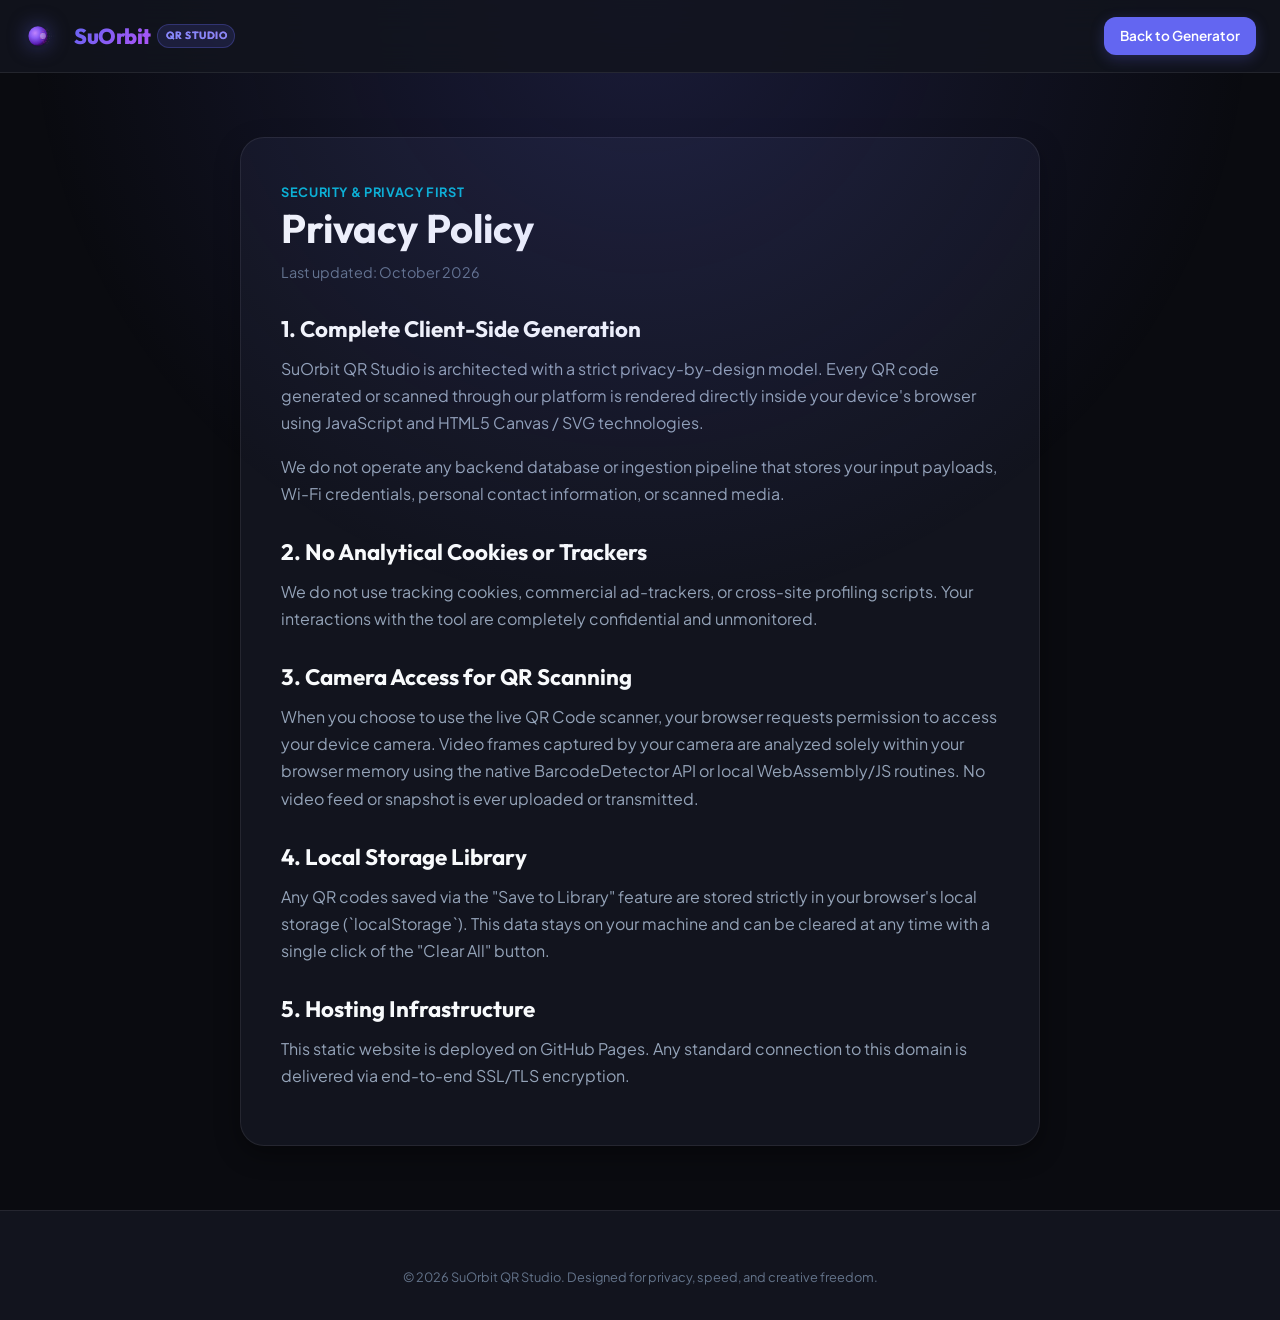
<file: privacy.html>
<!DOCTYPE html>
<html lang="en" data-theme="dark">
<head>
  <meta charset="UTF-8">
  <meta name="viewport" content="width=device-width, initial-scale=1.0">
  <title>Privacy Policy - SuOrbit QR Studio</title>
  <meta name="description" content="SuOrbit QR Studio Privacy Policy. Learn about our 100% client-side, zero-tracking architecture.">
  <link rel="canonical" href="https://suorbit.top/privacy.html">
  <link rel="icon" type="image/svg+xml" href="assets/images/logo.svg">
  <link rel="stylesheet" href="assets/css/style.css">
  <style>
    .legal-content-wrap {
      max-width: 800px;
      margin: 4rem auto;
      padding: 2.5rem;
      background: var(--bg-surface);
      border: 1px solid var(--border);
      border-radius: var(--radius-xl);
      box-shadow: var(--shadow-md);
    }
    .legal-content-wrap h1 {
      font-size: 2.5rem;
      margin-bottom: 0.5rem;
    }
    .legal-content-wrap h2 {
      font-size: 1.4rem;
      margin-top: 2rem;
      margin-bottom: 0.75rem;
      color: var(--text-primary);
    }
    .legal-content-wrap p {
      color: var(--text-secondary);
      margin-bottom: 1rem;
      line-height: 1.7;
    }
    .legal-tag {
      font-size: 0.8rem;
      font-weight: 700;
      color: var(--accent);
      text-transform: uppercase;
      letter-spacing: 0.05em;
    }
  </style>
</head>
<body>
  <header class="site-header">
    <div class="container nav-container">
      <a href="index.html" class="brand-wrapper">
        <img src="assets/images/logo.svg" alt="SuOrbit Logo" class="brand-logo-img">
        <span class="brand-text">SuOrbit <span class="brand-badge">QR STUDIO</span></span>
      </a>
      <div class="nav-actions">
        <a href="index.html" class="btn btn-primary" style="font-size: 0.85rem; padding: 0.5rem 1rem;">Back to Generator</a>
      </div>
    </div>
  </header>

  <main class="container">
    <div class="legal-content-wrap">
      <span class="legal-tag">Security & Privacy First</span>
      <h1>Privacy Policy</h1>
      <p style="color: var(--text-muted); font-size: 0.9rem;">Last updated: October 2026</p>

      <h2>1. Complete Client-Side Generation</h2>
      <p>SuOrbit QR Studio is architected with a strict privacy-by-design model. Every QR code generated or scanned through our platform is rendered directly inside your device's browser using JavaScript and HTML5 Canvas / SVG technologies.</p>
      <p>We do not operate any backend database or ingestion pipeline that stores your input payloads, Wi-Fi credentials, personal contact information, or scanned media.</p>

      <h2>2. No Analytical Cookies or Trackers</h2>
      <p>We do not use tracking cookies, commercial ad-trackers, or cross-site profiling scripts. Your interactions with the tool are completely confidential and unmonitored.</p>

      <h2>3. Camera Access for QR Scanning</h2>
      <p>When you choose to use the live QR Code scanner, your browser requests permission to access your device camera. Video frames captured by your camera are analyzed solely within your browser memory using the native BarcodeDetector API or local WebAssembly/JS routines. No video feed or snapshot is ever uploaded or transmitted.</p>

      <h2>4. Local Storage Library</h2>
      <p>Any QR codes saved via the "Save to Library" feature are stored strictly in your browser's local storage (`localStorage`). This data stays on your machine and can be cleared at any time with a single click of the "Clear All" button.</p>

      <h2>5. Hosting Infrastructure</h2>
      <p>This static website is deployed on GitHub Pages. Any standard connection to this domain is delivered via end-to-end SSL/TLS encryption.</p>
    </div>
  </main>

  <footer class="site-footer">
    <div class="container footer-content">
      <p class="footer-disclaimer">
        &copy; 2026 SuOrbit QR Studio. Designed for privacy, speed, and creative freedom.
      </p>
    </div>
  </footer>
</body>
</html>
</file>
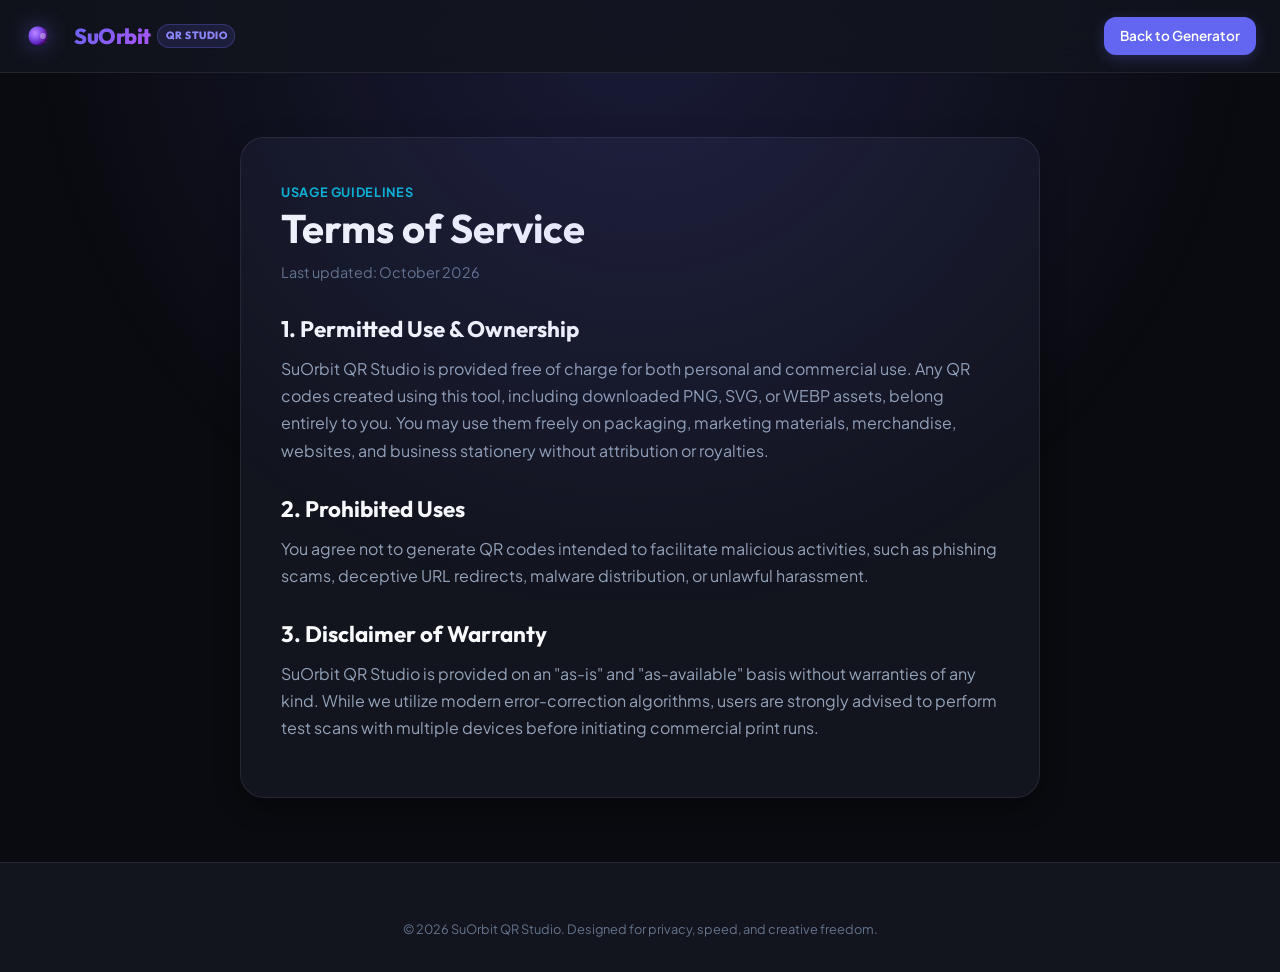
<file: terms.html>
<!DOCTYPE html>
<html lang="en" data-theme="dark">
<head>
  <meta charset="UTF-8">
  <meta name="viewport" content="width=device-width, initial-scale=1.0">
  <title>Terms of Service - SuOrbit QR Studio</title>
  <meta name="description" content="SuOrbit QR Studio Terms of Service. Free, open, and unrestricted QR code generation.">
  <link rel="canonical" href="https://suorbit.top/terms.html">
  <link rel="icon" type="image/svg+xml" href="assets/images/logo.svg">
  <link rel="stylesheet" href="assets/css/style.css">
  <style>
    .legal-content-wrap {
      max-width: 800px;
      margin: 4rem auto;
      padding: 2.5rem;
      background: var(--bg-surface);
      border: 1px solid var(--border);
      border-radius: var(--radius-xl);
      box-shadow: var(--shadow-md);
    }
    .legal-content-wrap h1 {
      font-size: 2.5rem;
      margin-bottom: 0.5rem;
    }
    .legal-content-wrap h2 {
      font-size: 1.4rem;
      margin-top: 2rem;
      margin-bottom: 0.75rem;
      color: var(--text-primary);
    }
    .legal-content-wrap p {
      color: var(--text-secondary);
      margin-bottom: 1rem;
      line-height: 1.7;
    }
    .legal-tag {
      font-size: 0.8rem;
      font-weight: 700;
      color: var(--accent);
      text-transform: uppercase;
      letter-spacing: 0.05em;
    }
  </style>
</head>
<body>
  <header class="site-header">
    <div class="container nav-container">
      <a href="index.html" class="brand-wrapper">
        <img src="assets/images/logo.svg" alt="SuOrbit Logo" class="brand-logo-img">
        <span class="brand-text">SuOrbit <span class="brand-badge">QR STUDIO</span></span>
      </a>
      <div class="nav-actions">
        <a href="index.html" class="btn btn-primary" style="font-size: 0.85rem; padding: 0.5rem 1rem;">Back to Generator</a>
      </div>
    </div>
  </header>

  <main class="container">
    <div class="legal-content-wrap">
      <span class="legal-tag">Usage Guidelines</span>
      <h1>Terms of Service</h1>
      <p style="color: var(--text-muted); font-size: 0.9rem;">Last updated: October 2026</p>

      <h2>1. Permitted Use & Ownership</h2>
      <p>SuOrbit QR Studio is provided free of charge for both personal and commercial use. Any QR codes created using this tool, including downloaded PNG, SVG, or WEBP assets, belong entirely to you. You may use them freely on packaging, marketing materials, merchandise, websites, and business stationery without attribution or royalties.</p>

      <h2>2. Prohibited Uses</h2>
      <p>You agree not to generate QR codes intended to facilitate malicious activities, such as phishing scams, deceptive URL redirects, malware distribution, or unlawful harassment.</p>

      <h2>3. Disclaimer of Warranty</h2>
      <p>SuOrbit QR Studio is provided on an "as-is" and "as-available" basis without warranties of any kind. While we utilize modern error-correction algorithms, users are strongly advised to perform test scans with multiple devices before initiating commercial print runs.</p>
    </div>
  </main>

  <footer class="site-footer">
    <div class="container footer-content">
      <p class="footer-disclaimer">
        &copy; 2026 SuOrbit QR Studio. Designed for privacy, speed, and creative freedom.
      </p>
    </div>
  </footer>
</body>
</html>
</file>
<file: assets/css/style.css>
@import url('https://fonts.googleapis.com/css2?family=Outfit:wght@400;500;600;700;800;900&family=Plus+Jakarta+Sans:wght@400;500;600;700;800&display=swap');

/* ==========================================================================
   Design System & Theme Tokens
   ========================================================================== */
:root {
  /* Fonts */
  --font-display: 'Outfit', -apple-system, BlinkMacSystemFont, 'Segoe UI', Roboto, sans-serif;
  --font-body: 'Plus Jakarta Sans', -apple-system, BlinkMacSystemFont, 'Segoe UI', Roboto, sans-serif;

  /* Color Palette - Dark Mode Default (Sleek Modern Studio) */
  --bg-body: #0a0b10;
  --bg-surface: #12141e;
  --bg-surface-elevated: #1a1c2b;
  --bg-surface-active: #24283b;
  --bg-input: #151724;

  --border: rgba(255, 255, 255, 0.08);
  --border-focus: #6366f1;
  --border-hover: rgba(255, 255, 255, 0.16);

  --text-primary: #f8fafc;
  --text-secondary: #94a3b8;
  --text-muted: #64748b;

  --primary: #6366f1;
  --primary-hover: #4f46e5;
  --primary-glow: rgba(99, 102, 241, 0.25);
  
  --accent: #06b6d4;
  --accent-pink: #ec4899;
  --accent-purple: #8b5cf6;
  
  --success: #10b981;
  --warning: #f59e0b;
  --danger: #ef4444;

  --gradient-brand: linear-gradient(135deg, #6366f1 0%, #a855f7 50%, #ec4899 100%);
  --gradient-glow: radial-gradient(circle at 50% 0%, rgba(99, 102, 241, 0.18), transparent 70%);

  --radius-sm: 8px;
  --radius-md: 12px;
  --radius-lg: 18px;
  --radius-xl: 24px;
  --radius-full: 9999px;

  --shadow-sm: 0 2px 4px rgba(0, 0, 0, 0.3);
  --shadow-md: 0 8px 24px rgba(0, 0, 0, 0.4);
  --shadow-lg: 0 16px 40px rgba(0, 0, 0, 0.6);
  --shadow-glow: 0 0 40px rgba(99, 102, 241, 0.3);

  --transition: all 0.25s cubic-bezier(0.16, 1, 0.3, 1);
  --max-width: 1320px;
}

[data-theme="light"] {
  --bg-body: #f8fafc;
  --bg-surface: #ffffff;
  --bg-surface-elevated: #f1f5f9;
  --bg-surface-active: #e2e8f0;
  --bg-input: #ffffff;

  --border: rgba(15, 23, 42, 0.1);
  --border-focus: #6366f1;
  --border-hover: rgba(15, 23, 42, 0.2);

  --text-primary: #0f172a;
  --text-secondary: #475569;
  --text-muted: #94a3b8;

  --primary: #4f46e5;
  --primary-hover: #4338ca;
  --primary-glow: rgba(79, 70, 229, 0.2);

  --shadow-sm: 0 2px 4px rgba(0, 0, 0, 0.04);
  --shadow-md: 0 8px 24px rgba(0, 0, 0, 0.08);
  --shadow-lg: 0 16px 40px rgba(0, 0, 0, 0.12);
  --shadow-glow: 0 0 30px rgba(99, 102, 241, 0.15);
  
  --gradient-glow: radial-gradient(circle at 50% 0%, rgba(99, 102, 241, 0.12), transparent 70%);
}

/* ==========================================================================
   Global Resets & Base
   ========================================================================== */
*, *::before, *::after {
  box-sizing: border-box;
  margin: 0;
  padding: 0;
}

html {
  scroll-behavior: smooth;
  font-size: 16px;
}

body {
  font-family: var(--font-body);
  background-color: var(--bg-body);
  color: var(--text-primary);
  line-height: 1.6;
  min-height: 100vh;
  display: flex;
  flex-direction: column;
  position: relative;
  overflow-x: hidden;
  transition: background-color 0.3s ease, color 0.3s ease;
}

/* Background Atmosphere Glow */
body::before {
  content: '';
  position: fixed;
  top: 0;
  left: 0;
  right: 0;
  height: 600px;
  background: var(--gradient-glow);
  pointer-events: none;
  z-index: 0;
}

/* Container */
.container {
  width: 100%;
  max-width: var(--max-width);
  margin-left: auto;
  margin-right: auto;
  padding-left: 1.5rem;
  padding-right: 1.5rem;
}

/* Typography */
h1, h2, h3, h4, h5, h6 {
  font-family: var(--font-display);
  font-weight: 700;
  line-height: 1.2;
  color: var(--text-primary);
}

a {
  color: var(--primary);
  text-decoration: none;
  transition: var(--transition);
}

a:hover {
  color: var(--primary-hover);
}

button {
  font-family: inherit;
  cursor: pointer;
  border: none;
  outline: none;
  background: none;
}

input, textarea, select {
  font-family: inherit;
  font-size: 0.95rem;
}

/* ==========================================================================
   Navigation Bar
   ========================================================================== */
.site-header {
  position: sticky;
  top: 0;
  z-index: 100;
  background: rgba(18, 20, 30, 0.85);
  backdrop-filter: blur(16px);
  -webkit-backdrop-filter: blur(16px);
  border-bottom: 1px solid var(--border);
  transition: background-color 0.3s ease;
}

[data-theme="light"] .site-header {
  background: rgba(255, 255, 255, 0.88);
}

.nav-container {
  display: flex;
  align-items: center;
  justify-content: space-between;
  height: 72px;
}

.brand-wrapper {
  display: flex;
  align-items: center;
  gap: 0.75rem;
  text-decoration: none;
}

.brand-logo-img {
  width: 38px;
  height: 38px;
  object-fit: contain;
  filter: drop-shadow(0 0 10px rgba(99, 102, 241, 0.5));
}

.brand-text {
  font-family: var(--font-display);
  font-weight: 800;
  font-size: 1.35rem;
  letter-spacing: -0.02em;
  background: var(--gradient-brand);
  -webkit-background-clip: text;
  -webkit-text-fill-color: transparent;
  display: flex;
  align-items: center;
  gap: 0.4rem;
}

.brand-badge {
  font-size: 0.65rem;
  font-weight: 700;
  padding: 0.15rem 0.45rem;
  background: rgba(99, 102, 241, 0.15);
  color: #818cf8;
  border: 1px solid rgba(99, 102, 241, 0.3);
  border-radius: var(--radius-full);
  text-transform: uppercase;
  letter-spacing: 0.05em;
  -webkit-text-fill-color: #818cf8;
}

.nav-links {
  display: flex;
  align-items: center;
  gap: 1.5rem;
  list-style: none;
}

.nav-link {
  font-size: 0.95rem;
  font-weight: 600;
  color: var(--text-secondary);
  display: flex;
  align-items: center;
  gap: 0.4rem;
  padding: 0.5rem 0.85rem;
  border-radius: var(--radius-md);
  transition: var(--transition);
}

.nav-link:hover,
.nav-link.active {
  color: var(--text-primary);
  background: var(--bg-surface-elevated);
}

.nav-actions {
  display: flex;
  align-items: center;
  gap: 0.75rem;
}

.theme-toggle-btn {
  width: 42px;
  height: 42px;
  border-radius: var(--radius-md);
  background: var(--bg-surface-elevated);
  border: 1px solid var(--border);
  color: var(--text-secondary);
  display: flex;
  align-items: center;
  justify-content: center;
  transition: var(--transition);
}

.theme-toggle-btn:hover {
  color: var(--text-primary);
  background: var(--bg-surface-active);
  border-color: var(--border-hover);
}

/* ==========================================================================
   Hero Section
   ========================================================================== */
.hero-section {
  position: relative;
  z-index: 1;
  padding: 3.5rem 0 2rem;
  text-align: center;
}

.hero-pill {
  display: inline-flex;
  align-items: center;
  gap: 0.5rem;
  padding: 0.35rem 1rem;
  background: rgba(99, 102, 241, 0.1);
  border: 1px solid rgba(99, 102, 241, 0.25);
  border-radius: var(--radius-full);
  font-size: 0.85rem;
  font-weight: 600;
  color: #a5b4fc;
  margin-bottom: 1.25rem;
}

[data-theme="light"] .hero-pill {
  color: #4f46e5;
  background: rgba(79, 70, 229, 0.08);
}

.hero-pill-dot {
  width: 8px;
  height: 8px;
  border-radius: 50%;
  background: #10b981;
  box-shadow: 0 0 10px #10b981;
}

.hero-title {
  font-size: clamp(2.2rem, 5vw, 3.75rem);
  letter-spacing: -0.03em;
  margin-bottom: 1rem;
  font-weight: 900;
}

.hero-title .gradient-text {
  background: var(--gradient-brand);
  -webkit-background-clip: text;
  -webkit-text-fill-color: transparent;
}

.hero-subtitle {
  font-size: 1.15rem;
  color: var(--text-secondary);
  max-width: 680px;
  margin: 0 auto 1.75rem;
}

.hero-features-chips {
  display: flex;
  flex-wrap: wrap;
  align-items: center;
  justify-content: center;
  gap: 0.75rem;
  margin-bottom: 2rem;
}

.feature-chip {
  display: flex;
  align-items: center;
  gap: 0.4rem;
  font-size: 0.85rem;
  font-weight: 600;
  color: var(--text-secondary);
  background: var(--bg-surface);
  border: 1px solid var(--border);
  padding: 0.35rem 0.85rem;
  border-radius: var(--radius-full);
}

.feature-chip svg {
  color: var(--accent);
}

/* ==========================================================================
   Main App Container: Two Columns
   ========================================================================== */
.app-container {
  position: relative;
  z-index: 1;
  margin-bottom: 4rem;
}

.studio-grid {
  display: grid;
  grid-template-columns: 1fr 440px;
  grid-template-areas:
    "config preview"
    "custom preview";
  gap: 1.75rem;
  align-items: start;
}

.config-panel {
  grid-area: config;
}

.preview-sticky-wrap {
  grid-area: preview;
  position: sticky;
  top: 96px;
  z-index: 20;
}

.customization-panel {
  grid-area: custom;
}

/* Card Surface */
.card-panel {
  background: var(--bg-surface);
  border: 1px solid var(--border);
  border-radius: var(--radius-xl);
  padding: 1.75rem;
  box-shadow: var(--shadow-md);
  transition: border-color 0.3s ease;
}

/* ==========================================================================
   Content Types Bar (Tab Selector)
   ========================================================================== */
.type-selector-wrapper {
  margin-bottom: 1.75rem;
}

.section-label {
  font-size: 0.8rem;
  font-weight: 700;
  text-transform: uppercase;
  letter-spacing: 0.08em;
  color: var(--text-muted);
  margin-bottom: 0.75rem;
  display: flex;
  align-items: center;
  gap: 0.5rem;
}

.type-buttons-grid {
  display: grid;
  grid-template-columns: repeat(auto-fill, minmax(100px, 1fr));
  gap: 0.5rem;
}

.type-btn {
  display: flex;
  flex-direction: column;
  align-items: center;
  justify-content: center;
  gap: 0.4rem;
  padding: 0.8rem 0.5rem;
  background: var(--bg-surface-elevated);
  border: 1px solid var(--border);
  border-radius: var(--radius-md);
  color: var(--text-secondary);
  font-size: 0.82rem;
  font-weight: 600;
  transition: var(--transition);
  user-select: none;
}

.type-btn svg {
  width: 22px;
  height: 22px;
  transition: transform 0.2s ease;
}

.type-btn:hover {
  color: var(--text-primary);
  border-color: var(--border-hover);
  background: var(--bg-surface-active);
  transform: translateY(-1px);
}

.type-btn.active {
  background: var(--primary);
  color: #ffffff;
  border-color: var(--primary);
  box-shadow: 0 4px 14px var(--primary-glow);
}

.type-btn.active svg {
  transform: scale(1.1);
}

/* ==========================================================================
   Content Input Forms
   ========================================================================== */
.form-section {
  background: var(--bg-surface-elevated);
  border: 1px solid var(--border);
  border-radius: var(--radius-lg);
  padding: 1.5rem;
  margin-bottom: 1.75rem;
}

.form-group {
  margin-bottom: 1.25rem;
}

.form-group:last-child {
  margin-bottom: 0;
}

.form-label {
  display: block;
  font-size: 0.85rem;
  font-weight: 600;
  color: var(--text-primary);
  margin-bottom: 0.4rem;
}

.form-hint {
  font-size: 0.75rem;
  color: var(--text-muted);
  margin-top: 0.25rem;
}

.input-field {
  width: 100%;
  padding: 0.75rem 1rem;
  background: var(--bg-input);
  border: 1px solid var(--border);
  border-radius: var(--radius-md);
  color: var(--text-primary);
  transition: var(--transition);
}

.input-field:focus {
  outline: none;
  border-color: var(--border-focus);
  box-shadow: 0 0 0 3px var(--primary-glow);
}

textarea.input-field {
  resize: vertical;
  min-height: 90px;
}

/* UPI Verification Status Elements */
.verify-badge {
  display: inline-flex;
  align-items: center;
  gap: 0.35rem;
  font-size: 0.72rem;
  font-weight: 700;
  padding: 0.15rem 0.55rem;
  border-radius: var(--radius-full);
  text-transform: uppercase;
  letter-spacing: 0.04em;
  transition: var(--transition);
}

.verify-badge.loading {
  background: rgba(99, 102, 241, 0.15);
  color: #818cf8;
  border: 1px solid rgba(99, 102, 241, 0.3);
}

.verify-badge.valid {
  background: rgba(16, 185, 129, 0.15);
  color: #10b981;
  border: 1px solid rgba(16, 185, 129, 0.3);
}

.verify-badge.invalid {
  background: rgba(239, 68, 68, 0.15);
  color: #ef4444;
  border: 1px solid rgba(239, 68, 68, 0.3);
}

.field-spinner-icon {
  width: 18px;
  height: 18px;
  border: 2px solid var(--border);
  border-top-color: var(--primary);
  border-radius: 50%;
  animation: spin 0.75s linear infinite;
  display: inline-block;
}

@keyframes spin {
  to { transform: rotate(360deg); }
}

.input-row {
  display: grid;
  grid-template-columns: 1fr 1fr;
  gap: 1rem;
}

@media (max-width: 600px) {
  .input-row {
    grid-template-columns: 1fr;
  }
}

.checkbox-label {
  display: flex;
  align-items: center;
  gap: 0.5rem;
  font-size: 0.85rem;
  font-weight: 500;
  color: var(--text-secondary);
  cursor: pointer;
  user-select: none;
}

.checkbox-label input[type="checkbox"] {
  width: 17px;
  height: 17px;
  accent-color: var(--primary);
  cursor: pointer;
}

/* ==========================================================================
   Customization Tabs & Accordions
   ========================================================================== */
.customization-section {
  margin-top: 1.5rem;
}

.custom-tabs-nav {
  display: flex;
  gap: 0.5rem;
  border-bottom: 1px solid var(--border);
  margin-bottom: 1.5rem;
  overflow-x: auto;
  padding-bottom: 0.5rem;
  scrollbar-width: none;
}

.custom-tabs-nav::-webkit-scrollbar {
  display: none;
}

.tab-nav-btn {
  display: flex;
  align-items: center;
  gap: 0.45rem;
  font-size: 0.88rem;
  font-weight: 600;
  color: var(--text-secondary);
  padding: 0.6rem 1rem;
  border-radius: var(--radius-md);
  white-space: nowrap;
  transition: var(--transition);
}

.tab-nav-btn:hover {
  color: var(--text-primary);
  background: var(--bg-surface-elevated);
}

.tab-nav-btn.active {
  color: var(--text-primary);
  background: var(--bg-surface-elevated);
  border: 1px solid var(--border);
}

.tab-content-panel {
  display: none;
}

.tab-content-panel.active {
  display: block;
  animation: fadeIn 0.3s ease;
}

@keyframes fadeIn {
  from { opacity: 0; transform: translateY(4px); }
  to { opacity: 1; transform: translateY(0); }
}

/* Preset Color Swatches */
.palette-swatches-grid {
  display: flex;
  flex-wrap: wrap;
  gap: 0.5rem;
  margin-bottom: 1.25rem;
}

.palette-btn {
  display: flex;
  align-items: center;
  gap: 0.5rem;
  padding: 0.4rem 0.75rem;
  background: var(--bg-surface-elevated);
  border: 1px solid var(--border);
  border-radius: var(--radius-full);
  font-size: 0.78rem;
  font-weight: 600;
  color: var(--text-secondary);
  cursor: pointer;
  transition: var(--transition);
}

.palette-btn:hover {
  border-color: var(--border-hover);
  color: var(--text-primary);
}

.palette-dot {
  width: 14px;
  height: 14px;
  border-radius: 50%;
  display: inline-block;
  border: 1px solid rgba(255, 255, 255, 0.2);
}

/* Color Pickers Grid */
.color-picker-grid {
  display: grid;
  grid-template-columns: repeat(auto-fit, minmax(180px, 1fr));
  gap: 1rem;
  margin-bottom: 1.25rem;
}

.color-picker-item {
  background: var(--bg-surface-elevated);
  border: 1px solid var(--border);
  border-radius: var(--radius-md);
  padding: 0.75rem 1rem;
  display: flex;
  align-items: center;
  justify-content: space-between;
}

.color-picker-label {
  font-size: 0.82rem;
  font-weight: 600;
  color: var(--text-secondary);
}

.color-input-wrapper {
  display: flex;
  align-items: center;
  gap: 0.5rem;
}

.color-input-wrapper input[type="color"] {
  -webkit-appearance: none;
  -moz-appearance: none;
  appearance: none;
  width: 32px;
  height: 32px;
  border-radius: 50%;
  border: 2px solid var(--border);
  background: none;
  cursor: pointer;
}

.color-input-wrapper input[type="color"]::-webkit-color-swatch-wrapper {
  padding: 0;
}

.color-input-wrapper input[type="color"]::-webkit-color-swatch {
  border: none;
  border-radius: 50%;
}

.color-hex-text {
  font-family: monospace;
  font-size: 0.8rem;
  color: var(--text-muted);
}

/* Shape Selectors */
.shape-selector-group {
  margin-bottom: 1.5rem;
}

.shape-options-grid {
  display: grid;
  grid-template-columns: repeat(auto-fit, minmax(90px, 1fr));
  gap: 0.6rem;
}

.shape-btn {
  display: flex;
  flex-direction: column;
  align-items: center;
  gap: 0.4rem;
  padding: 0.75rem 0.5rem;
  background: var(--bg-surface-elevated);
  border: 1px solid var(--border);
  border-radius: var(--radius-md);
  color: var(--text-secondary);
  font-size: 0.78rem;
  font-weight: 600;
  transition: var(--transition);
}

.shape-btn:hover {
  border-color: var(--border-hover);
  color: var(--text-primary);
}

.shape-btn.active {
  background: rgba(99, 102, 241, 0.15);
  border-color: var(--primary);
  color: var(--text-primary);
}

.shape-icon-preview {
  width: 28px;
  height: 28px;
  display: flex;
  align-items: center;
  justify-content: center;
}

/* Logos & Icons Grid */
.logo-uploader-box {
  border: 2px dashed var(--border);
  border-radius: var(--radius-lg);
  padding: 1.5rem;
  text-align: center;
  cursor: pointer;
  background: var(--bg-surface-elevated);
  transition: var(--transition);
  margin-bottom: 1.25rem;
}

.logo-uploader-box:hover {
  border-color: var(--primary);
  background: rgba(99, 102, 241, 0.05);
}

.logo-presets-grid {
  display: grid;
  grid-template-columns: repeat(auto-fill, minmax(46px, 1fr));
  gap: 0.5rem;
  margin-bottom: 1.25rem;
}

.logo-preset-btn {
  width: 46px;
  height: 46px;
  display: flex;
  align-items: center;
  justify-content: center;
  background: var(--bg-surface-elevated);
  border: 1px solid var(--border);
  border-radius: var(--radius-md);
  color: var(--text-secondary);
  transition: var(--transition);
}

.logo-preset-btn:hover {
  border-color: var(--border-hover);
  color: var(--text-primary);
  transform: translateY(-2px);
}

.logo-preset-btn.active {
  border-color: var(--primary);
  background: rgba(99, 102, 241, 0.2);
  color: var(--primary);
}

.logo-preview-active-bar {
  display: flex;
  align-items: center;
  justify-content: space-between;
  padding: 0.75rem 1rem;
  background: var(--bg-surface-elevated);
  border: 1px solid var(--border);
  border-radius: var(--radius-md);
  margin-bottom: 1.25rem;
}

.current-logo-thumbnail {
  width: 32px;
  height: 32px;
  object-fit: contain;
  border-radius: 4px;
}

/* Frame Selector */
.frame-options-grid {
  display: grid;
  grid-template-columns: repeat(auto-fit, minmax(110px, 1fr));
  gap: 0.75rem;
  margin-bottom: 1.25rem;
}

.frame-btn {
  display: flex;
  flex-direction: column;
  align-items: center;
  gap: 0.5rem;
  padding: 0.85rem 0.5rem;
  background: var(--bg-surface-elevated);
  border: 1px solid var(--border);
  border-radius: var(--radius-md);
  color: var(--text-secondary);
  font-size: 0.8rem;
  font-weight: 600;
  transition: var(--transition);
}

.frame-btn:hover {
  border-color: var(--border-hover);
  color: var(--text-primary);
}

.frame-btn.active {
  border-color: var(--primary);
  background: rgba(99, 102, 241, 0.15);
  color: var(--text-primary);
}

/* Range Sliders */
.slider-group {
  margin-bottom: 1.25rem;
}

.slider-header {
  display: flex;
  justify-content: space-between;
  font-size: 0.82rem;
  font-weight: 600;
  color: var(--text-secondary);
  margin-bottom: 0.4rem;
}

.slider-value {
  color: var(--text-primary);
  font-family: monospace;
}

.range-slider {
  width: 100%;
  height: 6px;
  border-radius: 3px;
  background: var(--bg-surface-elevated);
  accent-color: var(--primary);
  cursor: pointer;
}

/* ==========================================================================
   Live Preview Card (Right Column)
   ========================================================================== */
.preview-sticky-wrap {
  position: sticky;
  top: 96px;
}

.preview-card {
  position: relative;
  background: var(--bg-surface);
  border: 1px solid var(--border);
  border-radius: var(--radius-xl);
  padding: 2rem 1.75rem;
  box-shadow: var(--shadow-lg);
  display: flex;
  flex-direction: column;
  align-items: center;
  overflow: hidden;
}

/* Ambient glow matching QR code colors */
.preview-card-glow {
  position: absolute;
  top: 30%;
  left: 50%;
  transform: translate(-50%, -50%);
  width: 280px;
  height: 280px;
  border-radius: 50%;
  background: radial-gradient(circle, var(--primary-glow) 0%, transparent 70%);
  filter: blur(40px);
  pointer-events: none;
  z-index: 0;
  opacity: 0.8;
  transition: all 0.4s ease;
}

.preview-stage {
  position: relative;
  z-index: 1;
  width: 100%;
  display: flex;
  justify-content: center;
  align-items: center;
  padding: 1.5rem 0;
}

/* QR Code Container & Frame Wrappers */
.qr-frame-wrapper {
  position: relative;
  display: flex;
  flex-direction: column;
  align-items: center;
  padding: 16px;
  background: #ffffff;
  border-radius: 20px;
  box-shadow: 0 12px 36px rgba(0, 0, 0, 0.15);
  transition: all 0.3s ease;
  max-width: 100%;
}

.qr-frame-wrapper.frame-none {
  padding: 12px;
  background: #ffffff;
}

.qr-frame-wrapper.frame-badge-bottom {
  padding: 16px 16px 20px 16px;
}

.qr-frame-wrapper.frame-polaroid {
  padding: 16px 16px 48px 16px;
  border: 1px solid rgba(0, 0, 0, 0.08);
}

.frame-text-badge {
  display: none;
  font-family: var(--font-display);
  font-weight: 800;
  font-size: 0.95rem;
  letter-spacing: 0.04em;
  text-transform: uppercase;
  margin-top: 10px;
  color: #0f172a;
}

.frame-badge-bottom .frame-text-badge,
.frame-polaroid .frame-text-badge {
  display: block;
}

.qr-canvas-holder {
  display: flex;
  align-items: center;
  justify-content: center;
  max-width: 100%;
}

.qr-canvas-holder canvas,
.qr-canvas-holder svg {
  max-width: 100% !important;
  height: auto !important;
  border-radius: 8px;
}

/* Quick Specs */
.preview-specs-chips {
  position: relative;
  z-index: 1;
  display: flex;
  gap: 0.5rem;
  margin-top: 0.5rem;
  margin-bottom: 1.5rem;
}

.spec-badge {
  font-size: 0.72rem;
  font-weight: 600;
  padding: 0.2rem 0.6rem;
  background: var(--bg-surface-elevated);
  border: 1px solid var(--border);
  border-radius: var(--radius-full);
  color: var(--text-muted);
}

/* Action Buttons */
.download-actions-grid {
  position: relative;
  z-index: 1;
  width: 100%;
  display: grid;
  grid-template-columns: 1fr 1fr;
  gap: 0.75rem;
  margin-bottom: 0.75rem;
}

.btn {
  display: inline-flex;
  align-items: center;
  justify-content: center;
  gap: 0.5rem;
  padding: 0.75rem 1.25rem;
  border-radius: var(--radius-md);
  font-weight: 600;
  font-size: 0.9rem;
  transition: var(--transition);
  cursor: pointer;
  user-select: none;
}

.btn-primary {
  background: var(--primary);
  color: #ffffff;
  box-shadow: 0 4px 14px var(--primary-glow);
}

.btn-primary:hover {
  background: var(--primary-hover);
  transform: translateY(-1px);
  box-shadow: 0 6px 20px var(--primary-glow);
}

.btn-secondary {
  background: var(--bg-surface-elevated);
  border: 1px solid var(--border);
  color: var(--text-primary);
}

.btn-secondary:hover {
  background: var(--bg-surface-active);
  border-color: var(--border-hover);
  transform: translateY(-1px);
}

.secondary-actions-bar {
  position: relative;
  z-index: 1;
  width: 100%;
  display: flex;
  gap: 0.5rem;
}

.secondary-actions-bar .btn {
  flex: 1;
  font-size: 0.82rem;
  padding: 0.6rem 0.5rem;
}

/* ==========================================================================
   Style Presets Section
   ========================================================================== */
.presets-section {
  position: relative;
  z-index: 1;
  margin-bottom: 4rem;
}

.presets-grid {
  display: grid;
  grid-template-columns: repeat(auto-fit, minmax(180px, 1fr));
  gap: 1rem;
}

.preset-card {
  background: var(--bg-surface);
  border: 1px solid var(--border);
  border-radius: var(--radius-lg);
  padding: 1.25rem;
  text-align: center;
  cursor: pointer;
  transition: var(--transition);
}

.preset-card:hover {
  transform: translateY(-3px);
  border-color: var(--primary);
  box-shadow: var(--shadow-md);
}

.preset-preview-mini {
  width: 70px;
  height: 70px;
  border-radius: 12px;
  margin: 0 auto 0.75rem;
  display: flex;
  align-items: center;
  justify-content: center;
  box-shadow: 0 4px 12px rgba(0, 0, 0, 0.2);
}

.preset-title {
  font-size: 0.9rem;
  font-weight: 700;
  margin-bottom: 0.25rem;
}

.preset-desc {
  font-size: 0.75rem;
  color: var(--text-muted);
}

/* ==========================================================================
   QR Scanner Modal / Section
   ========================================================================== */
.scanner-container {
  display: grid;
  grid-template-columns: 1fr 1fr;
  gap: 2rem;
}

@media (max-width: 768px) {
  .scanner-container {
    grid-template-columns: 1fr;
  }
}

.scanner-dropzone {
  border: 2px dashed var(--border);
  border-radius: var(--radius-xl);
  padding: 3rem 2rem;
  text-align: center;
  cursor: pointer;
  background: var(--bg-surface-elevated);
  transition: var(--transition);
  display: flex;
  flex-direction: column;
  align-items: center;
  justify-content: center;
  gap: 1rem;
}

.scanner-dropzone:hover {
  border-color: var(--primary);
  background: rgba(99, 102, 241, 0.05);
}

.camera-scanner-wrapper {
  background: #000000;
  border-radius: var(--radius-xl);
  overflow: hidden;
  position: relative;
  aspect-ratio: 4/3;
  display: flex;
  align-items: center;
  justify-content: center;
}

#camera-video {
  width: 100%;
  height: 100%;
  object-fit: cover;
}

.camera-guide-overlay {
  position: absolute;
  width: 200px;
  height: 200px;
  border: 2px solid var(--primary);
  border-radius: 16px;
  box-shadow: 0 0 0 9999px rgba(0, 0, 0, 0.5);
  pointer-events: none;
}

.camera-guide-overlay::after {
  content: '';
  position: absolute;
  top: 0;
  left: 0;
  right: 0;
  height: 2px;
  background: var(--accent);
  box-shadow: 0 0 8px var(--accent);
  animation: laserScan 2s linear infinite alternate;
}

@keyframes laserScan {
  0% { transform: translateY(0); }
  100% { transform: translateY(198px); }
}

.scan-result-card {
  background: var(--bg-surface-elevated);
  border: 1px solid var(--border);
  border-radius: var(--radius-lg);
  padding: 1.5rem;
  margin-top: 1.5rem;
  display: none;
}

.scan-result-card.active {
  display: block;
}

.scan-result-text {
  background: var(--bg-surface);
  border: 1px solid var(--border);
  border-radius: var(--radius-md);
  padding: 1rem;
  font-family: monospace;
  font-size: 0.9rem;
  word-break: break-all;
  margin: 0.75rem 0 1rem;
  max-height: 140px;
  overflow-y: auto;
}

/* ==========================================================================
   Saved History Section
   ========================================================================== */
.history-section {
  position: relative;
  z-index: 1;
  margin-bottom: 4rem;
}

.history-header-bar {
  display: flex;
  align-items: center;
  justify-content: space-between;
  margin-bottom: 1.5rem;
}

.history-grid {
  display: grid;
  grid-template-columns: repeat(auto-fill, minmax(260px, 1fr));
  gap: 1.25rem;
}

.history-card {
  background: var(--bg-surface);
  border: 1px solid var(--border);
  border-radius: var(--radius-lg);
  padding: 1.25rem;
  display: flex;
  align-items: center;
  gap: 1rem;
  transition: var(--transition);
}

.history-card:hover {
  border-color: var(--border-hover);
  transform: translateY(-2px);
  box-shadow: var(--shadow-sm);
}

.history-card-thumb {
  width: 60px;
  height: 60px;
  border-radius: 8px;
  background: #ffffff;
  padding: 4px;
  display: flex;
  align-items: center;
  justify-content: center;
  flex-shrink: 0;
}

.history-card-thumb img {
  width: 100%;
  height: 100%;
  object-fit: contain;
}

.history-card-body {
  flex: 1;
  min-width: 0;
}

.history-card-title {
  font-size: 0.88rem;
  font-weight: 700;
  white-space: nowrap;
  overflow: hidden;
  text-overflow: ellipsis;
}

.history-card-subtitle {
  font-size: 0.75rem;
  color: var(--text-muted);
  white-space: nowrap;
  overflow: hidden;
  text-overflow: ellipsis;
}

.history-card-actions {
  display: flex;
  gap: 0.4rem;
  margin-top: 0.4rem;
}

.history-btn-mini {
  padding: 0.25rem 0.5rem;
  font-size: 0.72rem;
  font-weight: 600;
  border-radius: 4px;
  background: var(--bg-surface-elevated);
  color: var(--text-secondary);
  border: 1px solid var(--border);
  transition: var(--transition);
}

.history-btn-mini:hover {
  background: var(--bg-surface-active);
  color: var(--text-primary);
}

.history-empty-placeholder {
  text-align: center;
  padding: 3rem 1rem;
  color: var(--text-muted);
  grid-column: 1 / -1;
  background: var(--bg-surface);
  border: 1px dashed var(--border);
  border-radius: var(--radius-xl);
}

/* ==========================================================================
   Features / Educational FAQ
   ========================================================================== */
.features-section {
  position: relative;
  z-index: 1;
  padding: 4rem 0;
  border-top: 1px solid var(--border);
}

.section-head-centered {
  text-align: center;
  max-width: 640px;
  margin: 0 auto 3rem;
}

.section-head-centered h2 {
  font-size: 2.2rem;
  margin-bottom: 0.5rem;
}

.features-grid {
  display: grid;
  grid-template-columns: repeat(auto-fit, minmax(280px, 1fr));
  gap: 1.5rem;
}

.feature-box {
  background: var(--bg-surface);
  border: 1px solid var(--border);
  border-radius: var(--radius-xl);
  padding: 2rem;
  transition: var(--transition);
}

.feature-box:hover {
  border-color: var(--border-hover);
  transform: translateY(-3px);
  box-shadow: var(--shadow-md);
}

.feature-icon-wrapper {
  width: 48px;
  height: 48px;
  border-radius: var(--radius-md);
  background: rgba(99, 102, 241, 0.1);
  color: var(--primary);
  display: flex;
  align-items: center;
  justify-content: center;
  margin-bottom: 1.25rem;
}

.feature-box h3 {
  font-size: 1.15rem;
  margin-bottom: 0.5rem;
}

.feature-box p {
  font-size: 0.9rem;
  color: var(--text-secondary);
}

/* FAQ Accordion */
.faq-section {
  position: relative;
  z-index: 1;
  padding: 2rem 0 5rem;
}

.faq-list {
  max-width: 800px;
  margin: 0 auto;
}

.faq-item {
  background: var(--bg-surface);
  border: 1px solid var(--border);
  border-radius: var(--radius-lg);
  margin-bottom: 1rem;
  overflow: hidden;
  transition: var(--transition);
}

.faq-question {
  width: 100%;
  padding: 1.25rem 1.5rem;
  display: flex;
  align-items: center;
  justify-content: space-between;
  font-family: var(--font-display);
  font-weight: 700;
  font-size: 1.05rem;
  color: var(--text-primary);
  text-align: left;
}

.faq-arrow {
  transition: transform 0.25s ease;
}

.faq-item.active .faq-arrow {
  transform: rotate(180deg);
}

.faq-answer {
  display: none;
  padding: 0 1.5rem 1.25rem;
  color: var(--text-secondary);
  font-size: 0.92rem;
}

.faq-item.active .faq-answer {
  display: block;
}

/* ==========================================================================
   Footer
   ========================================================================== */
.site-footer {
  position: relative;
  z-index: 1;
  background: var(--bg-surface);
  border-top: 1px solid var(--border);
  padding: 3.5rem 0 2rem;
  margin-top: auto;
}

.footer-content {
  display: flex;
  flex-direction: column;
  align-items: center;
  text-align: center;
  gap: 1.5rem;
}

.footer-links {
  display: flex;
  gap: 2rem;
  list-style: none;
}

.footer-links a {
  color: var(--text-secondary);
  font-size: 0.9rem;
}

.footer-links a:hover {
  color: var(--text-primary);
}

.footer-disclaimer {
  font-size: 0.8rem;
  color: var(--text-muted);
}

/* ==========================================================================
   Toast Notifications
   ========================================================================== */
.toast-container {
  position: fixed;
  bottom: 2rem;
  right: 2rem;
  z-index: 9999;
  display: flex;
  flex-direction: column;
  gap: 0.75rem;
  pointer-events: none;
}

.toast {
  pointer-events: auto;
  display: flex;
  align-items: center;
  gap: 0.75rem;
  padding: 0.85rem 1.25rem;
  background: var(--bg-surface-elevated);
  border: 1px solid var(--border);
  box-shadow: var(--shadow-lg);
  border-radius: var(--radius-md);
  color: var(--text-primary);
  font-size: 0.88rem;
  font-weight: 600;
  animation: toastSlideIn 0.3s cubic-bezier(0.16, 1, 0.3, 1) forwards;
}

@keyframes toastSlideIn {
  from { transform: translateX(100%); opacity: 0; }
  to { transform: translateX(0); opacity: 1; }
}

.toast.toast-success {
  border-left: 4px solid var(--success);
}

.toast.toast-error {
  border-left: 4px solid var(--danger);
}

/* ==========================================================================
   Frame Enhancements
   ========================================================================== */
.qr-frame-wrapper.frame-badge-top {
  padding: 22px 16px 16px 16px;
}

.qr-frame-wrapper.frame-badge-top .frame-text-badge {
  display: block;
  order: -1;
  margin-top: 0;
  margin-bottom: 10px;
}

.qr-frame-wrapper.frame-bubble {
  padding: 16px 16px 22px 16px;
  border-radius: 24px;
}

.qr-frame-wrapper.frame-bubble .frame-text-badge {
  display: block;
  background: var(--primary);
  color: #ffffff;
  padding: 4px 14px;
  border-radius: var(--radius-full);
  font-size: 0.8rem;
  box-shadow: 0 4px 12px var(--primary-glow);
}

.qr-frame-wrapper.frame-phone {
  border: 4px solid #1e293b;
  border-radius: 28px;
  padding: 24px 16px 20px 16px;
  position: relative;
}

.qr-frame-wrapper.frame-phone::before {
  content: '';
  position: absolute;
  top: 8px;
  left: 50%;
  transform: translateX(-50%);
  width: 50px;
  height: 5px;
  border-radius: 3px;
  background: #334155;
}

/* ==========================================================================
   Interactive Phone Scanner Simulator Modal
   ========================================================================== */
.modal-overlay {
  position: fixed;
  inset: 0;
  background: rgba(0, 0, 0, 0.75);
  backdrop-filter: blur(8px);
  -webkit-backdrop-filter: blur(8px);
  z-index: 1000;
  display: none;
  align-items: center;
  justify-content: center;
  padding: 1rem;
}

.modal-overlay.active {
  display: flex;
  animation: modalFade 0.25s ease;
}

@keyframes modalFade {
  from { opacity: 0; }
  to { opacity: 1; }
}

.phone-simulator-chassis {
  width: 320px;
  height: 600px;
  background: #000000;
  border-radius: 44px;
  border: 4px solid #334155;
  box-shadow: 0 25px 60px rgba(0, 0, 0, 0.8), 0 0 40px rgba(99, 102, 241, 0.2);
  position: relative;
  overflow: hidden;
  display: flex;
  flex-direction: column;
}

.iphone-notch {
  position: absolute;
  top: 10px;
  left: 50%;
  transform: translateX(-50%);
  width: 90px;
  height: 24px;
  background: #111;
  border-radius: 20px;
  z-index: 10;
}

.camera-viewfinder-bg {
  flex: 1;
  background: radial-gradient(circle at 50% 50%, #1e293b 0%, #090d16 100%);
  position: relative;
  display: flex;
  flex-direction: column;
  align-items: center;
  justify-content: center;
  padding: 20px;
}

.simulator-qr-target {
  width: 170px;
  height: 170px;
  background: #ffffff;
  border-radius: 12px;
  padding: 8px;
  position: relative;
  box-shadow: 0 8px 24px rgba(0, 0, 0, 0.5);
  display: flex;
  align-items: center;
  justify-content: center;
}

.simulator-qr-target img,
.simulator-qr-target canvas {
  width: 100% !important;
  height: 100% !important;
  object-fit: contain;
}

.sim-scanner-corners {
  position: absolute;
  inset: -10px;
  border: 2px dashed rgba(255, 255, 255, 0.4);
  border-radius: 18px;
  pointer-events: none;
}

.sim-laser-beam {
  position: absolute;
  top: 0;
  left: 0;
  right: 0;
  height: 2px;
  background: #06b6d4;
  box-shadow: 0 0 10px #06b6d4;
  animation: laserSweep 2s ease-in-out infinite alternate;
}

@keyframes laserSweep {
  0% { transform: translateY(0); }
  100% { transform: translateY(170px); }
}

.ios-camera-banner {
  position: absolute;
  top: 48px;
  left: 14px;
  right: 14px;
  background: rgba(255, 255, 255, 0.92);
  backdrop-filter: blur(12px);
  border-radius: 18px;
  padding: 12px 14px;
  box-shadow: 0 10px 25px rgba(0, 0, 0, 0.3);
  z-index: 20;
  animation: dropBanner 0.4s cubic-bezier(0.16, 1, 0.3, 1);
  color: #0f172a;
}

@keyframes dropBanner {
  from { transform: translateY(-40px); opacity: 0; }
  to { transform: translateY(0); opacity: 1; }
}

.banner-header {
  display: flex;
  align-items: center;
  gap: 0.4rem;
  font-size: 0.72rem;
  font-weight: 700;
  color: #475569;
  text-transform: uppercase;
  margin-bottom: 2px;
}

.banner-title {
  font-size: 0.88rem;
  font-weight: 700;
  color: #0284c7;
  white-space: nowrap;
  overflow: hidden;
  text-overflow: ellipsis;
  cursor: pointer;
}

/* ==========================================================================
   Sticker Print Sheet Studio
   ========================================================================== */
.print-sheet-modal-body {
  background: var(--bg-surface);
  border: 1px solid var(--border);
  border-radius: var(--radius-xl);
  max-width: 880px;
  width: 100%;
  max-height: 90vh;
  overflow-y: auto;
  padding: 2rem;
  box-shadow: var(--shadow-lg);
}

.print-sheet-preview-a4 {
  background: #ffffff;
  color: #000000;
  padding: 24px;
  border-radius: 8px;
  box-shadow: 0 8px 30px rgba(0, 0, 0, 0.2);
  margin: 1.5rem 0;
  min-height: 480px;
}

.sticker-grid-layout {
  display: grid;
  gap: 16px;
}

.sticker-grid-layout.grid-2x3 {
  grid-template-columns: repeat(2, 1fr);
}

.sticker-grid-layout.grid-3x4 {
  grid-template-columns: repeat(3, 1fr);
}

.sticker-grid-layout.grid-4x6 {
  grid-template-columns: repeat(4, 1fr);
}

.sticker-tile {
  border: 1px dashed #cbd5e1;
  padding: 12px;
  border-radius: 8px;
  display: flex;
  flex-direction: column;
  align-items: center;
  justify-content: center;
  text-align: center;
}

.sticker-tile img {
  max-width: 110px;
  height: auto;
}

.sticker-tile-caption {
  font-family: var(--font-display);
  font-weight: 800;
  font-size: 0.75rem;
  color: #0f172a;
  margin-top: 6px;
}

/* ==========================================================================
   Batch / Bulk QR Generator
   ========================================================================== */
.batch-section {
  position: relative;
  z-index: 1;
  margin-bottom: 4rem;
}

.batch-box {
  background: var(--bg-surface);
  border: 1px solid var(--border);
  border-radius: var(--radius-xl);
  padding: 2.25rem;
  box-shadow: var(--shadow-md);
}

.batch-results-grid {
  display: grid;
  grid-template-columns: repeat(auto-fill, minmax(130px, 1fr));
  gap: 1rem;
  margin-top: 1.5rem;
  max-height: 400px;
  overflow-y: auto;
  padding: 1rem;
  background: var(--bg-surface-elevated);
  border-radius: var(--radius-lg);
}

.batch-thumb-item {
  background: #ffffff;
  padding: 8px;
  border-radius: 8px;
  display: flex;
  flex-direction: column;
  align-items: center;
  text-align: center;
  box-shadow: 0 2px 6px rgba(0, 0, 0, 0.1);
}

.batch-thumb-item img {
  width: 90px;
  height: 90px;
  object-fit: contain;
}

.batch-thumb-title {
  font-size: 0.68rem;
  font-weight: 600;
  color: #334155;
  margin-top: 4px;
  white-space: nowrap;
  overflow: hidden;
  text-overflow: ellipsis;
  max-width: 100px;
}

/* ==========================================================================
   Comprehensive Mobile & Tablet Responsive Architecture
   ========================================================================== */

/* Global Overflow Protection */
html, body {
  overflow-x: hidden;
  max-width: 100vw;
  width: 100%;
}

/* Tablet & Mobile Screens (<= 1024px) */
@media (max-width: 1024px) {
  .studio-grid {
    display: flex;
    flex-direction: column;
    gap: 1.25rem;
  }

  .config-panel {
    order: 1;
    width: 100%;
  }

  .preview-sticky-wrap {
    order: 2;
    width: 100%;
    position: relative;
    top: 0;
    margin: 0;
  }

  .customization-panel {
    order: 3;
    width: 100%;
  }

  /* Single-Row Horizontal Pill Carousel for Content Types */
  .type-buttons-grid {
    display: flex;
    overflow-x: auto;
    -webkit-overflow-scrolling: touch;
    scrollbar-width: none;
    gap: 0.5rem;
    padding: 4px 2px 8px 2px;
    margin: 0 -0.5rem;
    padding-left: 0.5rem;
    padding-right: 0.5rem;
  }

  .type-buttons-grid::-webkit-scrollbar {
    display: none;
  }

  .type-btn {
    flex: 0 0 auto;
    display: inline-flex;
    flex-direction: row;
    align-items: center;
    justify-content: center;
    gap: 0.45rem;
    padding: 0.55rem 0.95rem;
    font-size: 0.82rem;
    font-weight: 600;
    height: 40px;
    min-height: 40px;
    min-width: auto;
    border-radius: var(--radius-full);
    white-space: nowrap;
  }

  .type-btn svg {
    width: 16px;
    height: 16px;
    flex-shrink: 0;
  }

  .preview-card {
    max-width: 100%;
    margin: 0 auto;
    width: 100%;
  }
}

/* Tablet & Mobile Nav Strip (< 860px) */
@media (max-width: 860px) {
  .site-header {
    padding: 0;
  }

  .nav-container {
    height: 56px;
    padding: 0 1rem;
    display: flex;
    align-items: center;
    justify-content: space-between;
  }

  .brand-text {
    font-size: 1.15rem;
  }

  .brand-badge {
    display: none;
  }

  nav[aria-label="Main Navigation"] {
    background: var(--bg-surface-elevated);
    border-bottom: 1px solid var(--border);
    padding: 6px 1rem;
    overflow-x: auto;
    -webkit-overflow-scrolling: touch;
    scrollbar-width: none;
  }

  nav[aria-label="Main Navigation"]::-webkit-scrollbar {
    display: none;
  }

  .nav-links {
    display: flex;
    gap: 0.35rem;
    width: max-content;
  }

  .nav-link {
    font-size: 0.78rem;
    padding: 0.35rem 0.65rem;
    white-space: nowrap;
    border-radius: var(--radius-full);
  }

  .features-grid {
    grid-template-columns: 1fr 1fr;
    gap: 1rem;
  }
}

/* Mobile Screens (< 768px) */
@media (max-width: 768px) {
  :root {
    --max-width: 100%;
  }

  .container {
    padding-left: 0.85rem;
    padding-right: 0.85rem;
  }

  /* Prevent iOS Safari auto-zoom on form inputs */
  input[type="text"],
  input[type="url"],
  input[type="email"],
  input[type="tel"],
  input[type="number"],
  input[type="datetime-local"],
  input[type="password"],
  textarea,
  select {
    font-size: 16px !important;
  }

  /* Compact Hero for Mobile */
  .hero-section {
    padding: 1.5rem 0 1rem;
  }

  .hero-pill {
    font-size: 0.72rem;
    padding: 0.25rem 0.65rem;
    max-width: 100%;
    white-space: normal;
    text-align: center;
    line-height: 1.4;
    margin-bottom: 0.75rem;
  }

  .hero-title {
    font-size: 1.75rem;
    letter-spacing: -0.02em;
    margin-bottom: 0.5rem;
    line-height: 1.2;
  }

  .hero-subtitle {
    font-size: 0.88rem;
    line-height: 1.45;
    margin-bottom: 0.75rem;
  }

  /* Hide bulky marketing chips on mobile to save vertical space */
  .hero-features-chips {
    display: none;
  }

  /* Touch-friendly Single-Row Content Type Swiper */
  .type-buttons-grid {
    display: flex;
    overflow-x: auto;
    -webkit-overflow-scrolling: touch;
    scrollbar-width: none;
    gap: 0.45rem;
    padding: 2px 2px 6px 2px;
    margin: 0 -0.5rem;
    padding-left: 0.5rem;
    padding-right: 0.5rem;
  }

  .type-buttons-grid::-webkit-scrollbar {
    display: none;
  }

  .type-btn {
    flex: 0 0 auto;
    display: inline-flex;
    flex-direction: row;
    align-items: center;
    gap: 0.4rem;
    padding: 0.45rem 0.8rem;
    font-size: 0.8rem;
    font-weight: 600;
    height: 38px;
    min-height: 38px;
    border-radius: var(--radius-full);
    white-space: nowrap;
  }

  .type-btn svg {
    width: 15px;
    height: 15px;
    flex-shrink: 0;
  }

  /* Card Panels */
  .card-panel {
    padding: 1.1rem 0.85rem;
    border-radius: var(--radius-lg);
  }

  .form-section {
    padding: 0.9rem 0.75rem;
    border-radius: var(--radius-md);
    margin-bottom: 0;
  }

  /* Preview Card */
  .preview-card {
    padding: 1.25rem 0.85rem;
    border-radius: var(--radius-lg);
    width: 100%;
    max-width: 100%;
    box-sizing: border-box;
    overflow: hidden;
  }

  .preview-stage {
    padding: 0.5rem 0;
    width: 100%;
    max-width: 100%;
    overflow: hidden;
  }

  .qr-frame-wrapper {
    max-width: 100%;
    width: 100%;
    padding: 12px;
    box-sizing: border-box;
    overflow: hidden;
  }

  .qr-canvas-holder {
    width: 100%;
    max-width: 240px;
    margin: 0 auto;
    overflow: hidden;
    display: flex;
    justify-content: center;
    align-items: center;
  }

  .qr-canvas-holder canvas,
  .qr-canvas-holder svg {
    width: 100% !important;
    max-width: 100% !important;
    height: auto !important;
    display: block;
    object-fit: contain;
  }

  /* Download Buttons */
  .download-actions-grid {
    width: 100%;
    grid-template-columns: 1fr 1fr;
    gap: 0.5rem;
    margin-bottom: 0.5rem;
  }

  .download-actions-grid .btn {
    padding: 0.75rem 0.5rem;
    font-size: 0.85rem;
    min-height: 44px;
  }

  /* Secondary Toolbar */
  .secondary-actions-bar {
    width: 100%;
    display: grid;
    grid-template-columns: repeat(4, 1fr);
    gap: 0.35rem;
    margin-bottom: 0.5rem;
  }

  .secondary-actions-bar .btn {
    padding: 0.55rem 0.15rem;
    font-size: 0.72rem;
    min-height: 40px;
    justify-content: center;
    text-align: center;
    gap: 0.25rem;
  }

  .secondary-actions-bar .btn svg {
    width: 14px;
    height: 14px;
  }

  /* Simulator & Sticker buttons */
  .preview-simulator-bar {
    width: 100%;
    display: grid;
    grid-template-columns: 1fr 1fr;
    gap: 0.5rem;
  }

  .preview-simulator-bar .btn {
    padding: 0.6rem 0.5rem;
    font-size: 0.78rem;
    min-height: 42px;
    justify-content: center;
  }

  /* Form Panels */
  .form-section {
    padding: 1rem 0.85rem;
    border-radius: var(--radius-md);
  }

  .input-row {
    grid-template-columns: 1fr;
    gap: 0.75rem;
  }

  /* Customization Subtabs */
  .custom-tabs-nav {
    gap: 0.35rem;
    padding-bottom: 0.4rem;
    margin-bottom: 1.25rem;
  }

  .tab-nav-btn {
    font-size: 0.78rem;
    padding: 0.5rem 0.75rem;
    gap: 0.35rem;
  }

  .tab-nav-btn svg {
    width: 14px;
    height: 14px;
  }

  /* Color Pickers */
  .color-picker-grid {
    grid-template-columns: 1fr;
    gap: 0.6rem;
  }

  .color-picker-item {
    padding: 0.65rem 0.85rem;
  }

  /* Shape Buttons */
  .shape-options-grid {
    grid-template-columns: repeat(auto-fit, minmax(78px, 1fr));
    gap: 0.4rem;
  }

  .shape-btn {
    padding: 0.6rem 0.35rem;
    font-size: 0.72rem;
  }

  /* Frame Buttons */
  .frame-options-grid {
    grid-template-columns: repeat(auto-fit, minmax(88px, 1fr));
    gap: 0.4rem;
  }

  .frame-btn {
    padding: 0.6rem 0.35rem;
    font-size: 0.72rem;
  }

  /* Scanner Container */
  .scanner-container {
    grid-template-columns: 1fr;
    gap: 1.25rem;
  }

  .scanner-dropzone {
    padding: 1.75rem 1rem;
    border-radius: var(--radius-lg);
  }

  .camera-scanner-wrapper {
    border-radius: var(--radius-lg);
    aspect-ratio: 1/1;
  }

  /* Batch Generator Section */
  .batch-box {
    padding: 1.25rem 0.85rem;
    border-radius: var(--radius-lg);
  }

  .batch-results-grid {
    grid-template-columns: repeat(auto-fill, minmax(95px, 1fr));
    gap: 0.5rem;
    padding: 0.5rem;
    max-height: 300px;
  }

  .batch-thumb-item img {
    width: 70px;
    height: 70px;
  }

  /* History Grid */
  .history-grid {
    grid-template-columns: 1fr;
    gap: 0.85rem;
  }

  .history-card {
    padding: 0.85rem;
  }

  /* Presets Grid */
  .presets-grid {
    grid-template-columns: repeat(2, 1fr);
    gap: 0.65rem;
  }

  .preset-card {
    padding: 0.75rem 0.4rem;
  }

  .preset-preview-mini {
    width: 50px;
    height: 50px;
  }

  .preset-title {
    font-size: 0.8rem;
  }

  .preset-desc {
    font-size: 0.66rem;
  }

  /* Features Grid */
  .features-grid {
    grid-template-columns: 1fr;
    gap: 1rem;
  }

  .feature-box {
    padding: 1.25rem 1rem;
  }

  .section-head-centered {
    margin-bottom: 1.75rem;
  }

  .section-head-centered h2 {
    font-size: 1.65rem;
  }

  /* FAQ List */
  .faq-question {
    padding: 0.85rem;
    font-size: 0.92rem;
  }

  .faq-answer {
    padding: 0 0.85rem 0.85rem;
    font-size: 0.86rem;
  }

  /* Footer */
  .site-footer {
    padding: 2.5rem 0 5rem; /* extra bottom padding so floating bar doesn't obscure footer */
  }

  .footer-links {
    flex-wrap: wrap;
    justify-content: center;
    gap: 0.85rem;
  }

  /* Modals on Mobile */
  .modal-overlay {
    padding: 0.5rem;
  }

  .phone-simulator-chassis {
    width: min(300px, calc(100vw - 20px));
    height: min(540px, calc(100dvh - 24px));
    border-radius: 32px;
    border-width: 3px;
  }

  .simulator-qr-target {
    width: 140px;
    height: 140px;
  }

  .print-sheet-modal-body {
    padding: 1.15rem 0.75rem;
    border-radius: var(--radius-lg);
    max-height: 94dvh;
    width: 100%;
  }

  .print-sheet-preview-a4 {
    padding: 8px;
    overflow-x: auto;
    -webkit-overflow-scrolling: touch;
  }

  .sticker-grid-layout {
    min-width: 270px;
    gap: 6px;
  }

  .sticker-tile {
    padding: 6px;
  }

  .sticker-tile img {
    max-width: 65px;
  }

  .grid-2x3 .sticker-tile img {
    max-width: 95px;
  }

  /* Toast Notification */
  .toast-container {
    bottom: 4.5rem; /* above floating bar */
    right: 1rem;
    left: 1rem;
  }

  .toast {
    font-size: 0.82rem;
    padding: 0.75rem 1rem;
  }
}

/* Extra Small Phones (< 380px) */
@media (max-width: 380px) {
  .secondary-actions-bar {
    grid-template-columns: repeat(2, 1fr);
  }

  .presets-grid {
    grid-template-columns: 1fr;
  }
}
</file>
